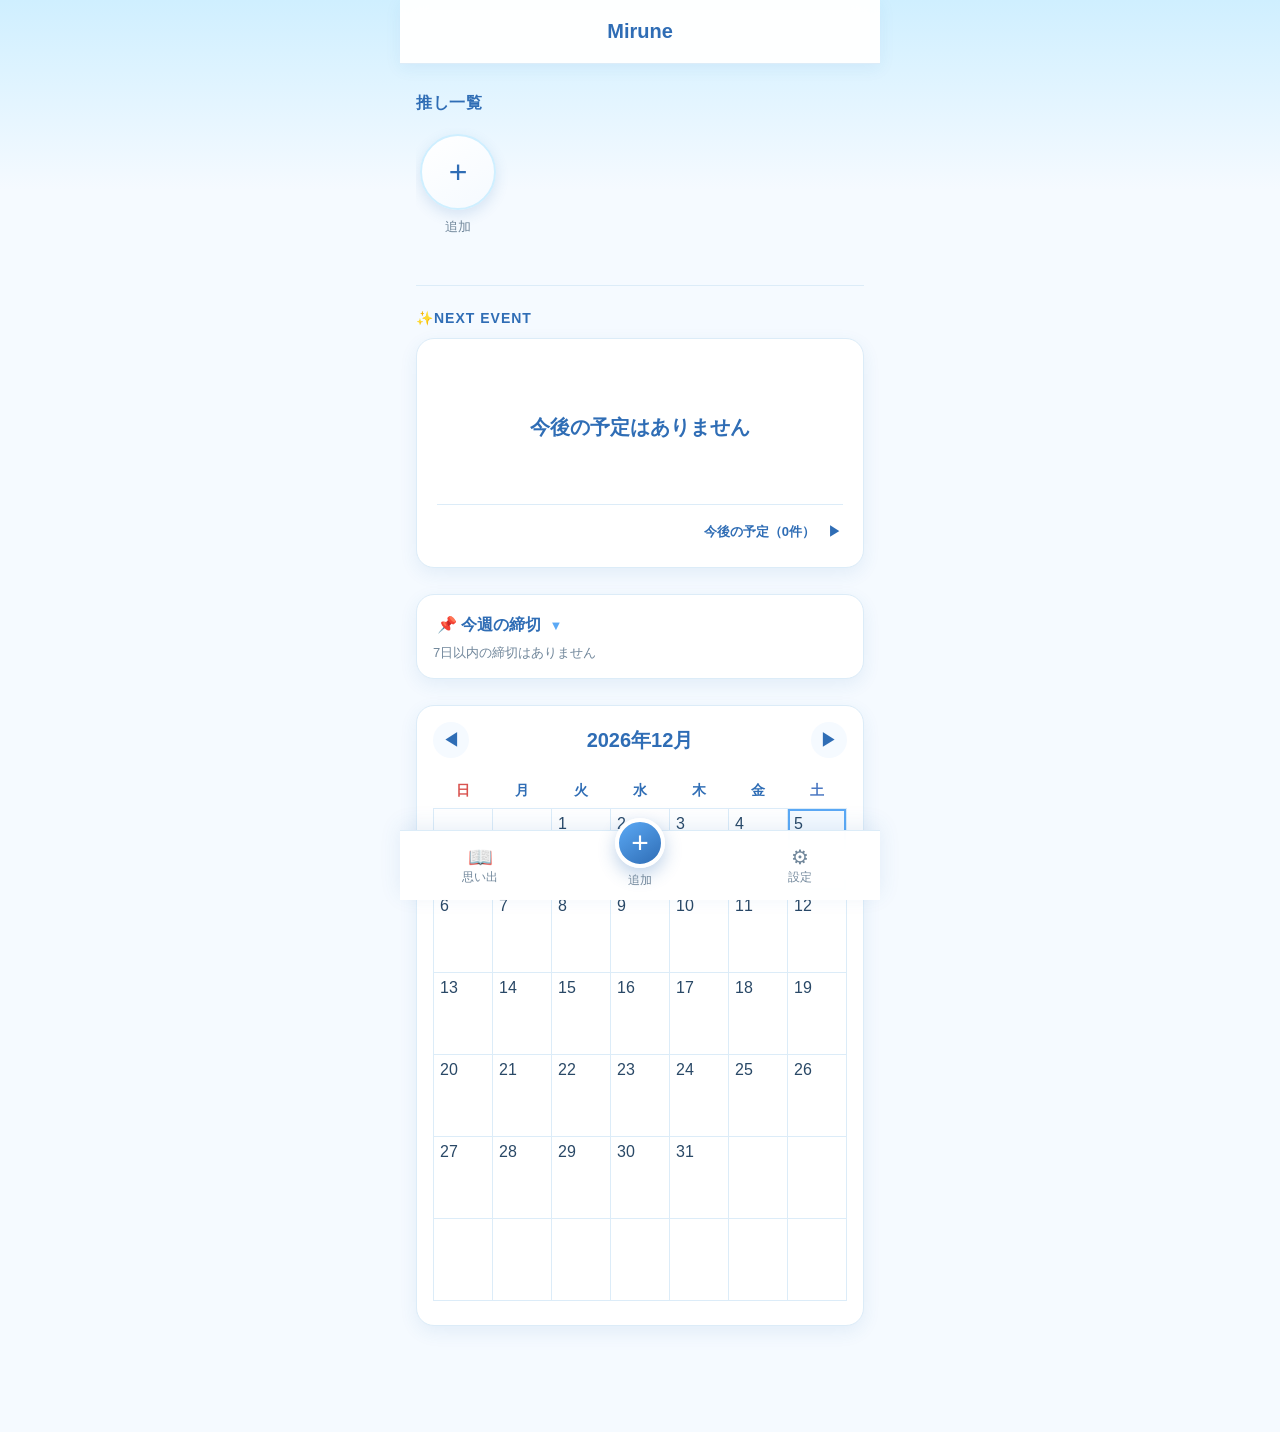
<file: index.html>
<!DOCTYPE html>
<html lang="ja">

<head>
    <meta charset="UTF-8">
    <meta name="viewport" content="width=device-width, initial-scale=1.0">

    <title>Mirune</title>

    <link rel="stylesheet" href="css/style.css">
    <link rel="stylesheet" href="css/home.css">
</head>

<body>
    <div class="container">

        <!--タイトル表示　「Mirune」-->

        <header class="page-header">
            <div class="header-space"></div>
            <h1 class="page-title">Mirune</h1>
            <div class="header-space"></div>

            <!--通知機能追加予定-->

        </header>

        <main class="page-main">
            <section class="oshi-section">
                <h2>推し一覧</h2>

                <!--推し一覧
                登録した推しを横スクロール形式で表示
                一番右側の＋ボタンから推しを追加可能
                -->

                <div class="oshi-list">

                    <!--推しカード-->
                
                    <!--追加カード-->
                    <!--推しを追加する画面に遷移予定-->

                    <div class="oshi-card add-card">
                        <button class="oshi-button add-button">+</button>
                        <p class="add-text">追加</p>
                    </div>
                </div>
            </section>

            <section class="memory-suggestion" hidden>

    <p class="memory-suggestion-text">
        過ぎた予定があります✨<br>
        思い出を残してみませんか？
    </p>

    <button
        class="memory-suggestion-button"
        type="button"
    >
        思い出を書く
    </button>

</section>

            <section class="next-event-section">
                <p class="next-event-label">✨NEXT EVENT</p>

                <!--選択中の推しの一番直近の予定を表示
                今後の予定（○件）▶を押すと選択中の推し関連の予定を一覧表示
                -->

                <div class="next-event-card">
                    <p class="event-type-label">🎤 LIVE</p>
                    <div class="next-event-info">
                        <p class="event-title">イベント名</p>
                        <p class="event-countdown">あと○日</p>
                        <p class="event-date">年月日　時間</p>
                        <p class="event-place"></p>
                    </div>

                    <hr>
                    
                    <button class="upcoming-button">
                        今後の予定　▶
                    </button>

                    <!--今後の予定一覧画面に遷移予定-->

                </div>
            </section>

            <section class="deadline-section">
                <button class="deadline-toggle">
                    <span>📌 今週の締切</span>
                    <span class="toggle-icon" aria-label="締切を折りたたむ">▼</span>
                </button>

                <!--全推し共通の７日以内の締切
                ▼ボタンで折り畳み可能にする予定
                -->

                <div class="deadline-list">
                    <div class="deadline-card">
                        <p class="deadline-day">あと○日</p>
                        <p class="deadline-oshi">推し名</p>
                        <p class="deadline-title">●●締切</p>
                    </div>
                </div>
            

            </section>

            <section class="calendar-section">
                <div class="calendar">
                    <div class="calendar-header">
                        <button class="prev-month">◀</button>

                        <span class="current-month">年月</span>

                        <button class="next-month">▶</button>

                    </div>

                    <div class="calendar-weekdays">
                        <div class="weekday sunday">日</div>
                        <div class="weekday">月</div>
                        <div class="weekday">火</div>
                        <div class="weekday">水</div>
                        <div class="weekday">木</div>
                        <div class="weekday">金</div>
                        <div class="weekday saturday">土</div>
                    </div>

                    <div class="calendar-days">

                        <!--JavaScriptで以下のようなHTMLを生成
                        イベントがある日はマークを表示
                        今日の日付を強調表示-->

                        <!--
                        <div class="day today has-event" data-date="2026-07-01">
                            <span class="day-number">1</span>
                        </div>
                        -->

                    </div>
                </div>
            </section>
        </main>

        <footer>
            <button class="footer-button memory">
                <span>📖</span>
                <p>思い出</p>
            </button>

            <button class="footer-button add">
                <span>+</span>
                <p>追加</p>
            </button>

            <button class="footer-button setting">
                <span>⚙</span>
                <p>設定</p>
            </button>

            <!--下部メニュー-->
        <!--Ver2.0
        <button class="footer-button calendar">
            <span>📅</span>
            <p>カレンダー</p>
        </button>
    
        <button class="footer-button diary">
            <span>📜</span>
            <p>日記</p>
        </button>
        -->

        </footer>

    </div>
    <script src="javascript/storage.js"></script>
    <script src="javascript/index.js"></script>

</body>

</html>
</file>
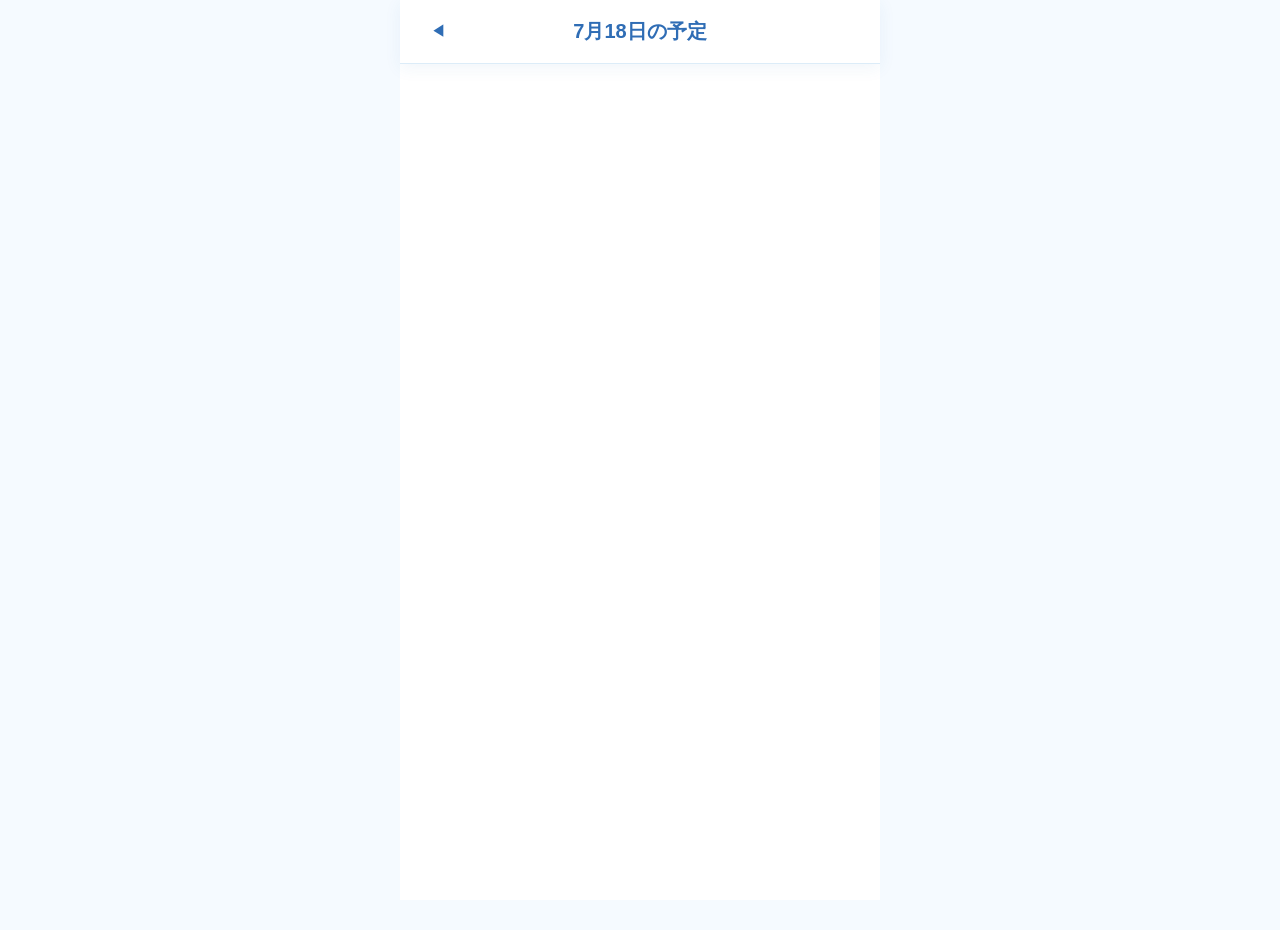
<file: day.html>
<!DOCTYPE html>
<html lang="ja">
<head>
    <meta charset="UTF-8">
    <meta name="viewport" content="width=device-width, initial-scale=1.0">

    <title>1日の予定</title>

    <link rel="stylesheet" href="css/style.css">
    <link rel="stylesheet" href="css/day.css">
</head>

<body>

    <div class="app">

        <header class="page-header">

            <button class="header-back-button" type="button">
                ◀
            </button>

            <h1 class="page-title">
                7月18日の予定
            </h1>
            <div class="header-space"></div>


        </header>

        <main class="page-main">

            <section class="day-event-list">

            </section>

        </main>

    </div>
<script src="javascript/storage.js"></script>
<script src="javascript/day.js"></script>


</body>
</html>
</file>
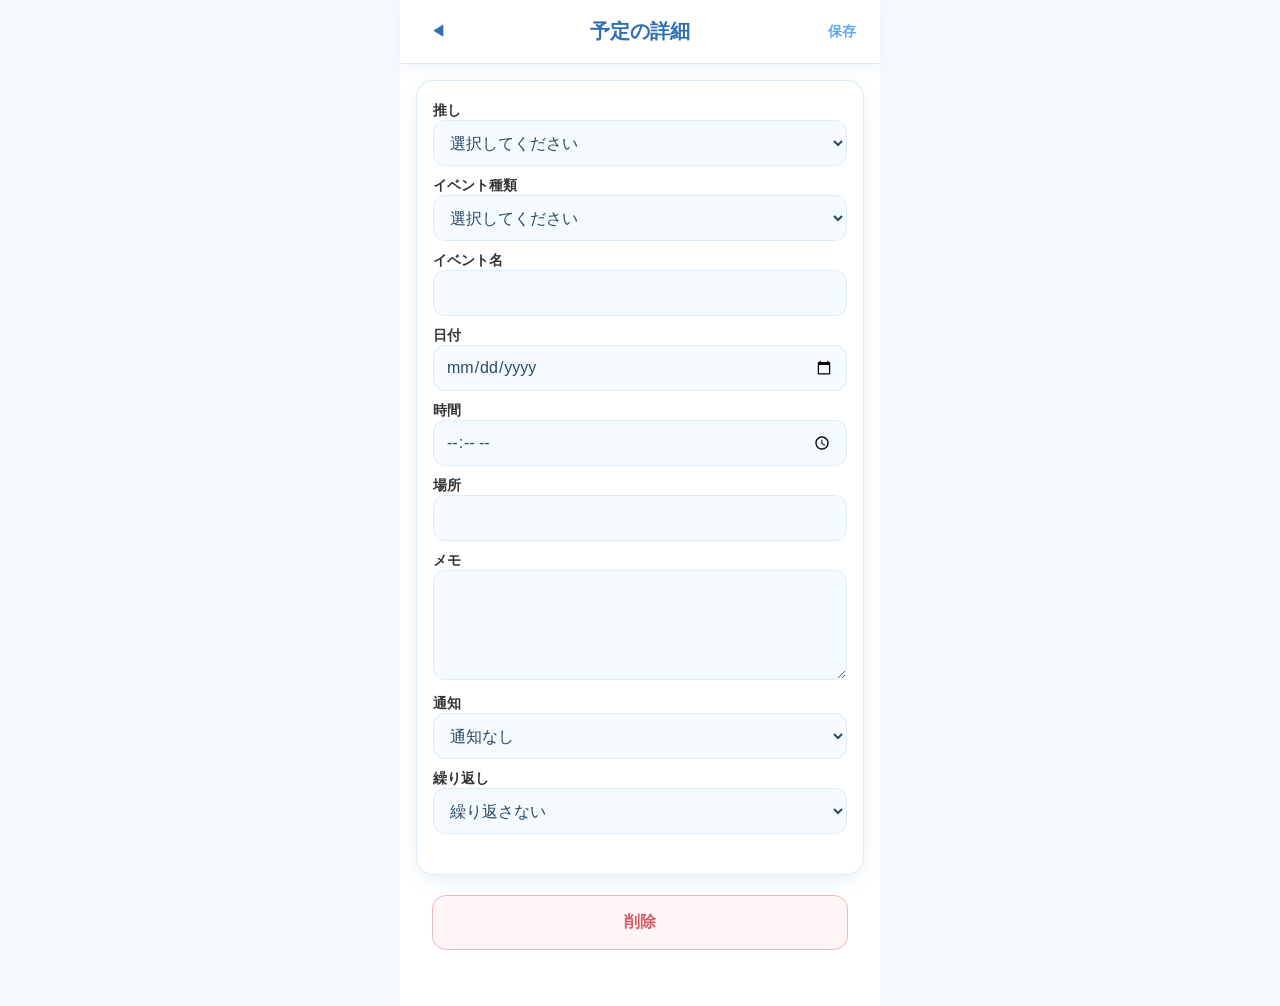
<file: detail.html>
<!DOCTYPE html>
<html lang="ja">
<head>
    <meta charset="UTF-8">
    <meta name="viewport" content="width=device-width, initial-scale=1.0">

    <title>予定の詳細</title>

    <link rel="stylesheet" href="css/style.css">
    <link rel="stylesheet" href="css/detail.css">
</head>

<body>

    <div class="app">

        <header class="page-header">

            <button class="header-back-button" type="button">
                ◀
            </button>

            <h1 class="page-title">
                予定の詳細
            </h1>

            <button class="header-save-button" type="submit" form="detail-form">
                保存
            </button>

        </header>

        <main class="page-main">

            <section class="detail-content">

    <form id="detail-form">

        <div class="form-group">
            <label for="oshi-name">推し</label>
            <select id="oshi-name" required>
                <option value="">選択してください</option>
            </select>
        </div>

        <div class="form-group">
            <label for="event-type">イベント種類</label>
            <select id="event-type" required>
                <option value="">選択してください</option>
                <option value="live">ライブ</option>
                <option value="media">メディア</option>
                <option value="stream">配信</option>
                <option value="release">CD・グッズ発売</option>
                <option value="deadline">応募締切</option>
                <option value="anniversary">記念日・誕生日</option>
                <option value="other">その他</option>
            </select>
        </div>

        <div class="form-group">
            <label for="event-name">イベント名</label>
            <input type="text" id="event-name">
        </div>

        <div class="event-datetime">

            <div class="form-group">
                <label for="event-date">日付</label>
                <input type="date" id="event-date" required>
            </div>

            <div class="form-group">
                <label for="event-time">時間</label>
                <input type="time" id="event-time">
            </div>

        </div>

        <div class="result-group">

            <div class="form-group">
                <label for="result-date">当落日</label>
                <input type="date" id="result-date">
            </div>

            <div class="form-group">
                <label for="result-time">当落時間</label>
                <input type="time" id="result-time">
            </div>

        </div>

        <div class="form-group">
            <label for="event-place">場所</label>
            <input type="text" id="event-place">
        </div>

        <div class="form-group">
            <label for="event-memo">メモ</label>
            <textarea id="event-memo"></textarea>
        </div>

        <div class="form-group">
            <label for="event-notification">通知</label>
            <select id="event-notification">
                <option value="none">通知なし</option>
                <option value="10-minutes">10分前</option>
                <option value="30-minutes">30分前</option>
                <option value="1-hour">1時間前</option>
                <option value="1-day">1日前</option>
            </select>
        </div>

        <div class="form-group">
            <label for="event-repeat">繰り返し</label>
            <select id="event-repeat">
                <option value="none">繰り返さない</option>
                <option value="daily">毎日</option>
                <option value="weekly">毎週</option>
                <option value="monthly">毎月</option>
                <option value="yearly">毎年</option>
            </select>
        </div>

    </form>

</section>

            <div class="detail-actions">
                <button class="delete-button" type="button">
                    削除
                </button>
            </div>

        </main>

    </div>

    <script src="javascript/storage.js"></script>
    <script src="javascript/detail.js"></script>

</body>
</html>
</file>
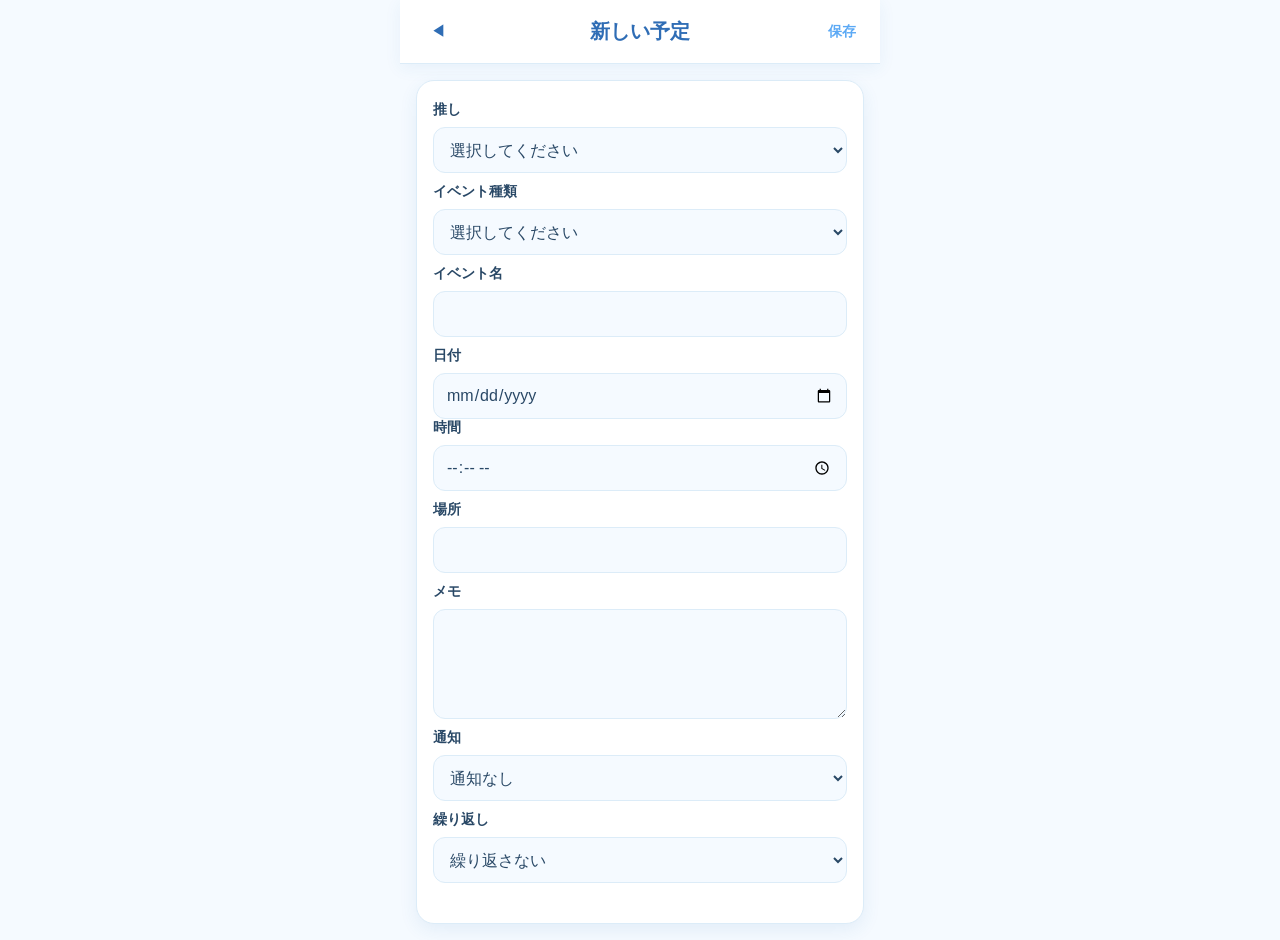
<file: event.html>
<!DOCTYPE html>
<html lang="ja">

<head>
    <meta charset="UTF-8">
    <meta name="viewport" content="width=device-width, initial-scale=1.0">

    <title>Mirune 予定を追加</title>

    <link rel="stylesheet" href="css/style.css">
    <link rel="stylesheet" href="css/event.css">
</head>

<body>
    <div class="container">

        <header class="page-header">
            <button class="header-back-button" type="button">
                ◀
            </button>

            <h1 class="page-title"> 
                新しい予定
            </h1>

            <button class="header-save-button" type="submit" form="event-form">
                保存
            </button>
        </header>

        <main class="page-main">
            <section class="event-form">
                <form id="event-form">
                    <!--推し-->
                    <div class="form-group">
                        <label for="oshi-name">推し</label>
                        <select  id="oshi-name" required>
                            <option value="">選択してください</option>
                        </select>
                    </div>

                    <!--イベント種類-->
                    <div class="form-group">
                        <label for="event-type">イベント種類</label>
                        <select  id="event-type" required>
                            <option value="">選択してください</option>
                            <option value="live">ライブ</option>
                            <option value="media">メディア</option>
                            <option value="stream">配信</option>
                            <option value="release">CD・グッズ発売</option>
                            <option value="deadline">応募締切</option>
                            <option value="anniversary">記念日・誕生日</option>
                            <option value="other">その他</option>
                        </select>
                    </div>

                    <!--イベント名-->
                    <div class="form-group">
                        <label for="event-name">イベント名</label>
                        <input type="text" id="event-name">
                    </div>

                    <!--イベント日時-->
                    <div class="event-datetime">
                        <!--日付-->
                        <div class="form-group">
                            <label for="event-date">日付</label>
                            <input type="date" id="event-date" required>
                        </div>

                        <!--時間-->
                        <div class="form-group">
                            <label for="event-time">時間</label>
                            <input type="time" id="event-time">
                        </div>
                    </div>

                    <!--当落日時（応募締切のみ表示）-->
                    <div class="result-group">
                        <!--当落日-->
                        <div class="form-group">
                            <label for="result-date">当落日</label>
                            <input type="date" id="result-date">
                        </div>

                        <!--当落時間-->
                        <div class="form-group">
                            <label for="result-time">当落時間</label>
                            <input type="time" id="result-time">
                        </div>
                    </div>
                    

                    <!--場所-->
                    <div class="form-group">
                        <label for="event-place">場所</label>
                        <input type="text" id="event-place">
                    </div>

                    <!--メモ-->
                    <div class="form-group">
                        <label for="event-memo">メモ</label>
                        <textarea id="event-memo"></textarea>
                    </div>

                    <!--通知-->
                    <div class="form-group">
                        <label for="event-notification">通知</label>
                        <select  id="event-notification">
                            <option value="none">通知なし</option>
                            <option value="10-minutes">10分前</option>
                            <option value="30-minutes">30分前</option>
                            <option value="1-hour">1時間前</option>
                            <option value="1-day">1日前</option>
                        </select>
                    </div>

                    <!--繰り返し-->
                    <div class="form-group">
                        <label for="event-repeat">繰り返し</label>
                        <select  id="event-repeat">
                            <option value="none">繰り返さない</option>
                            <option value="daily">毎日</option>
                            <option value="weekly">毎週</option>
                            <option value="monthly">毎月</option>
                            <option value="yearly">毎年</option>
                        </select>
                    </div>
                </form>
            </section>
        </main>
    </div>
    <script src="javascript/storage.js"></script>
    <script src="javascript/event.js"></script>
</body>

</html
</file>
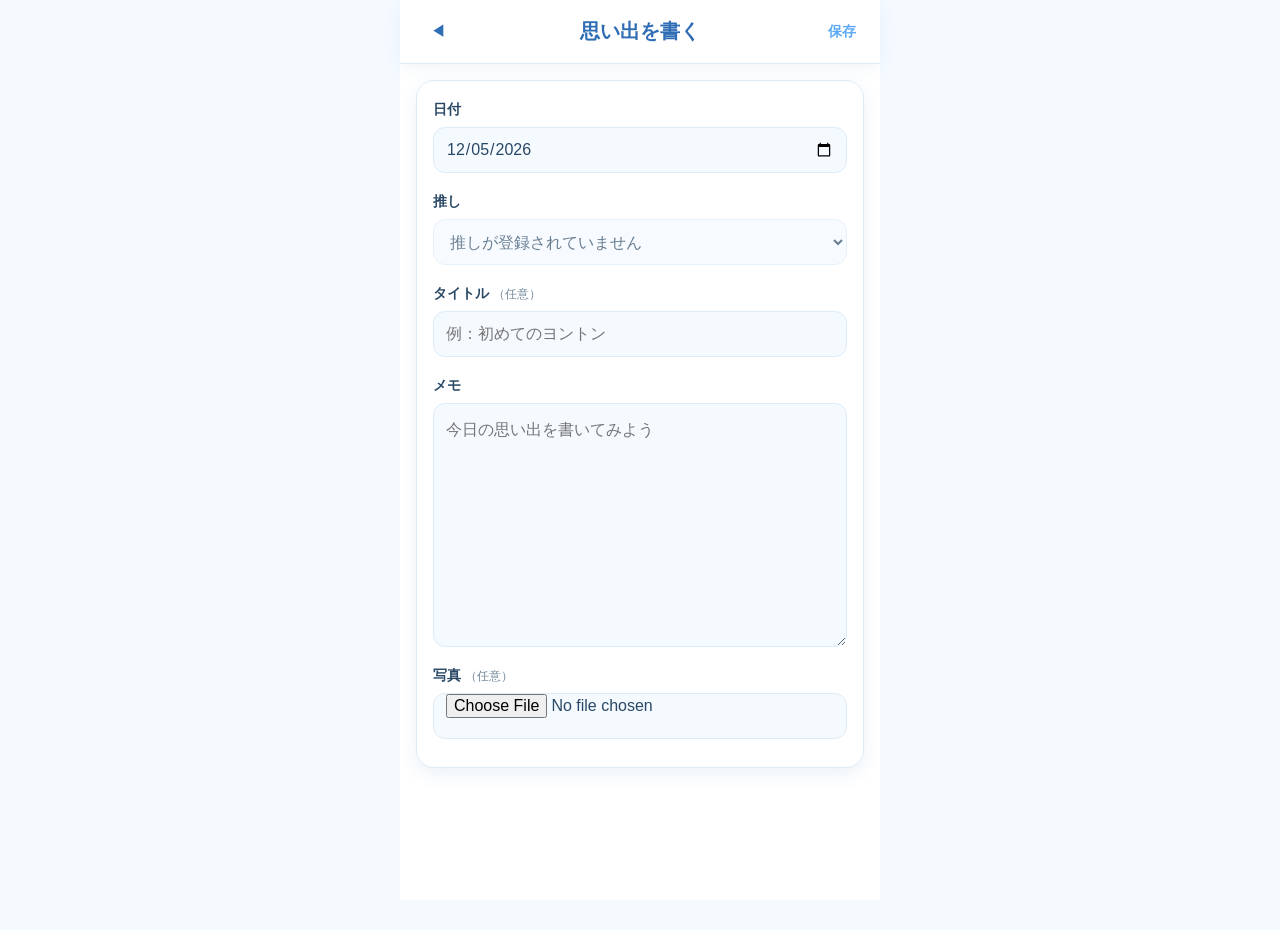
<file: memory-add.html>
<!DOCTYPE html>
<html lang="ja">

<head>
    <meta charset="UTF-8">

    <meta
        name="viewport"
        content="width=device-width, initial-scale=1.0"
    >

    <title>思い出を書く｜Mirune</title>

    <link rel="stylesheet" href="css/style.css">
    <link rel="stylesheet" href="css/memory-add.css">
</head>

<body>

    <div class="app-container">

        <header class="page-header">

            <button
                class="header-back-button"
                type="button"
                aria-label="戻る"
            >
                ◀
            </button>

            <h1 class="page-title">思い出を書く</h1>

            <button class="header-save-button" type="submit" form="memory-add-form">
                保存
            </button>

        </header>

        <main class="page-main">
         <div class="memory-add-card">

            <form id="memory-add-form">

                <div class="form-group">

                    <label for="memory-date">
                        日付
                    </label>

                    <input
                        type="date"
                        id="memory-date"
                        required
                    >

                </div>

                <div class="form-group">

                    <label for="memory-oshi">
                        推し
                    </label>

                    <select
                        id="memory-oshi"
                        required
                    >
                    </select>

                </div>

                <div class="form-group">

                    <label for="memory-title">
                        タイトル
                        <span>（任意）</span>
                    </label>

                    <input
                        type="text"
                        id="memory-title"
                        placeholder="例：初めてのヨントン"
                    >

                </div>

                <div class="form-group">

                    <label for="memory-text">
                        メモ
                    </label>

                    <textarea
                        id="memory-text"
                        rows="8"
                        placeholder="今日の思い出を書いてみよう"
                        required
                    ></textarea>

                </div>

                <div class="form-group">

    <label for="memory-image">
        写真
        <span>（任意）</span>
    </label>

    <input
        type="file"
        id="memory-image"
        accept="image/*"
    >

</div>

<div
    class="image-preview-area"
    id="image-preview-area"
    hidden
>

    <p class="preview-label">
        選択中の写真
    </p>

    <img
        id="image-preview"
        alt="写真プレビュー"
    >

</div>

            </form>
         </div>

        </main>

    </div>

    <script src="javascript/memory-add.js"></script>

</body>

</html>
</file>
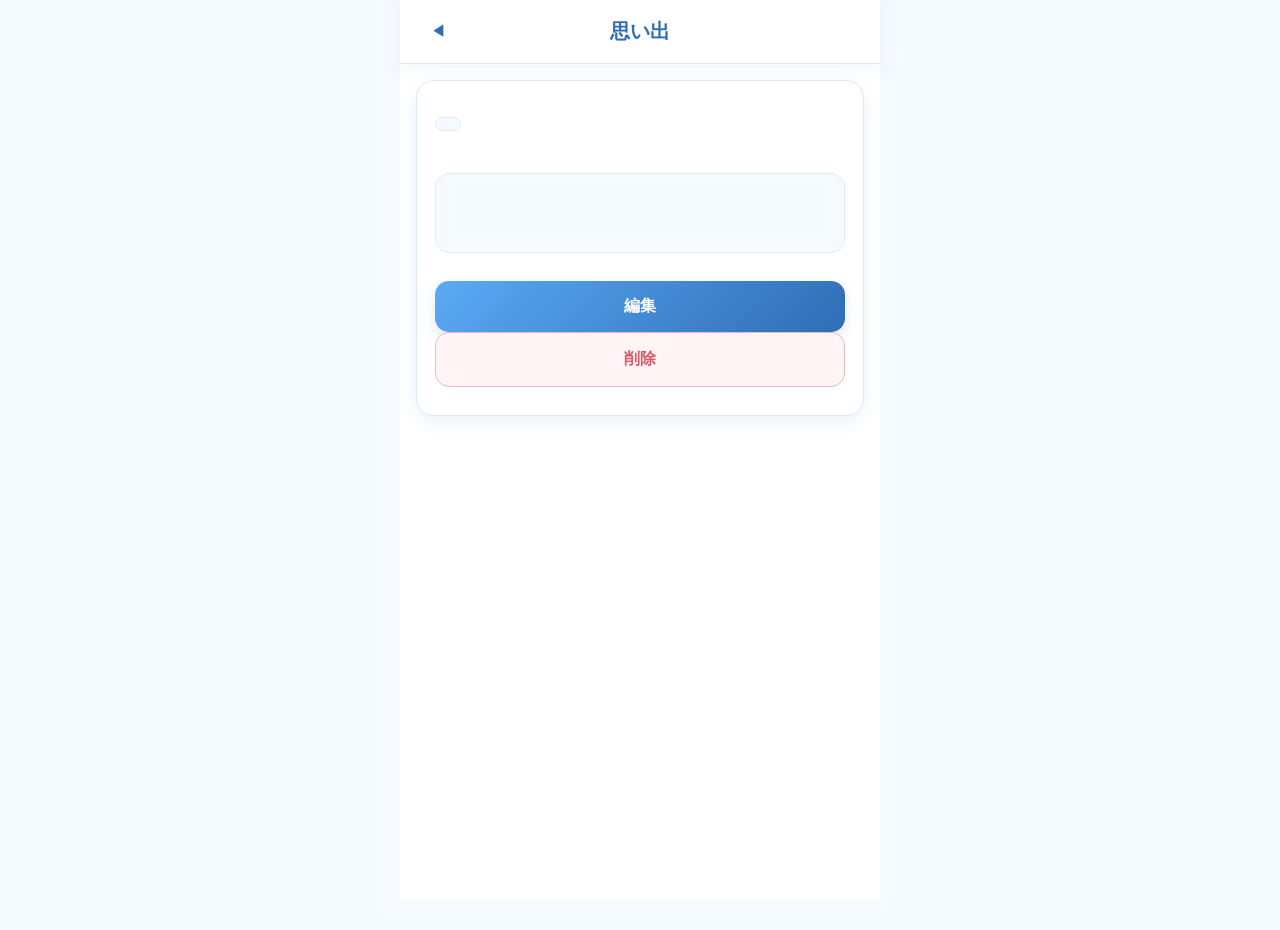
<file: memory-detail.html>
<!DOCTYPE html>
<html lang="ja">

<head>
    <meta charset="UTF-8">
    <meta name="viewport"
        content="width=device-width, initial-scale=1.0">

    <title>思い出</title>

    <link rel="stylesheet" href="css/style.css">
    <link rel="stylesheet" href="css/memory-detail.css">
</head>

<body>

<div class="app-container">

    <header class="page-header">

        <button class="header-back-button" type="button">
            ◀
        </button>

        <h1 class="page-title">思い出</h1>

        <div class="header-space"></div>

    </header>

    <main class="page-main">

        <div class="memory-detail-card">

            <p class="memory-date"></p>

            <p class="memory-oshi"></p>

            <h2 class="memory-title"></h2>

            <img
                class="memory-image"
                alt="思い出の写真"
                hidden
            >

            <p class="memory-text"></p>

            <button class="edit-button">
                編集
            </button>

            <button
                class="delete-button"
                type="button"
            >
                削除
            </button>

        </div>

    </main>

</div>

<script src="javascript/memory-detail.js"></script>

</body>
</html>
</file>
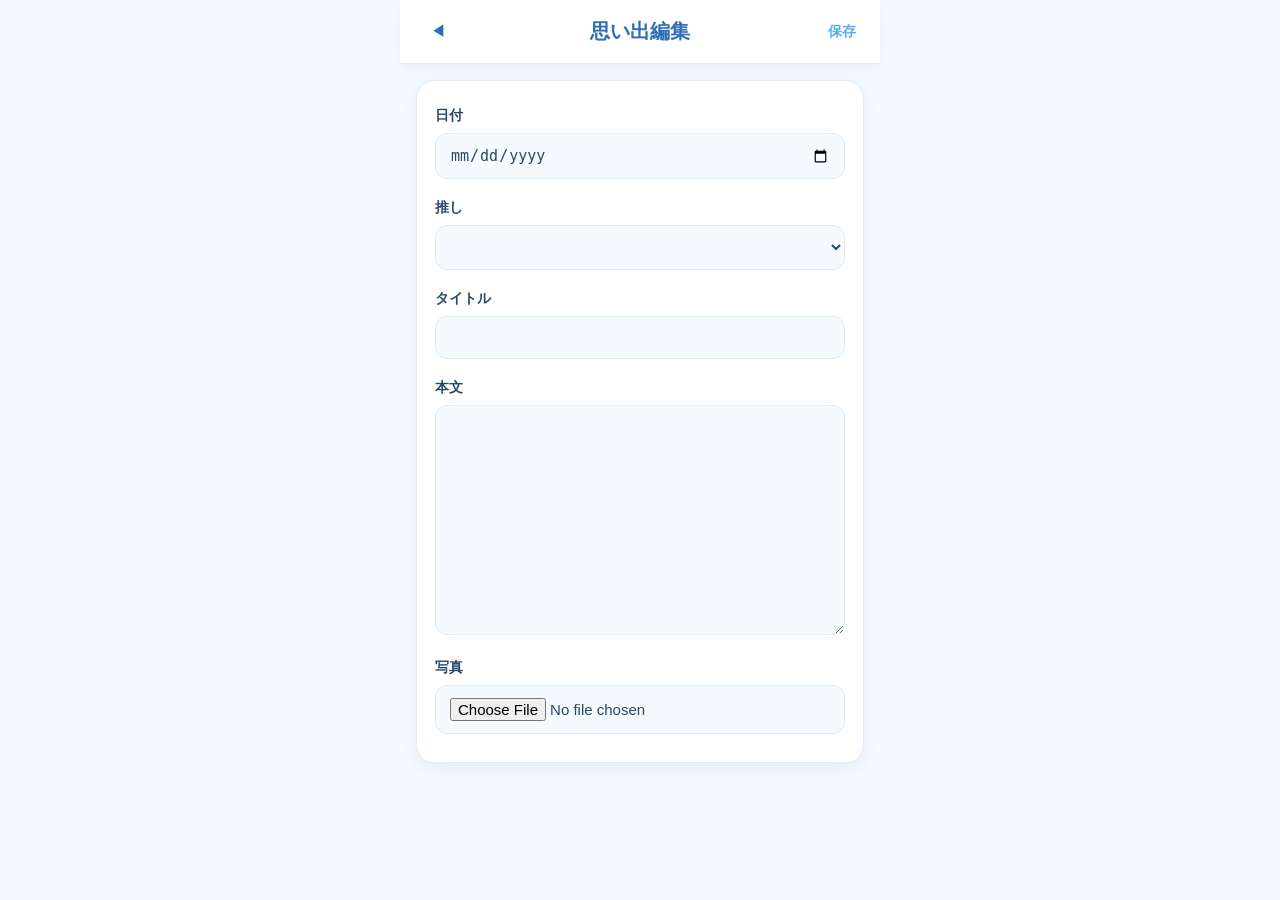
<file: memory-edit.html>
<!DOCTYPE html>
<html lang="ja">

<head>

    <meta charset="UTF-8">

    <meta
        name="viewport"
        content="width=device-width, initial-scale=1.0"
    >

    <title>思い出編集</title>

    <link rel="stylesheet" href="css/style.css">
    <link rel="stylesheet" href="css/memory-edit.css">

</head>

<body>

<div class="container">

        <header class="page-header">

            <button
                class="header-back-button"
                type="button"
            >
                ◀
            </button>

            <h1 class="page-title">
                思い出編集
            </h1>

            <button
            class="header-save-button"
            type="button"
            id="save-button"
            >
                保存
            </button>

        </header>

        <main class="page-main">

            <div class="memory-edit-form">

                <form id="memory-edit-form">

                    <div class="form-group">

                        <label for="memory-date">
                            日付
                        </label>

                        <input
                            type="date"
                            id="memory-date"
                        >

                    </div>

                    <div class="form-group">

                        <label for="memory-oshi">
                            推し
                        </label>

                        <select id="memory-oshi">
                        </select>

                    </div>

                    <div class="form-group">

                        <label for="memory-title">
                            タイトル
                        </label>

                        <input
                            type="text"
                            id="memory-title"
                        >

                    </div>

                    <div class="form-group">

                        <label for="memory-text">
                            本文
                        </label>

                        <textarea
                            id="memory-text"
                            rows="8"
                        ></textarea>

                    </div>

                    <div class="form-group">

        <label for="memory-image">
            写真
        </label>

        <input
            type="file"
            id="memory-image"
            accept="image/*"
    >

</div>

<div
    class="image-preview-area"
    id="image-preview-area"
    hidden
>

    <p class="preview-label">
        選択中の写真
    </p>

    <img
        id="image-preview"
        alt="写真プレビュー"
    >

    <button
        class="delete-image-button"
        type="button"
        id="delete-image-button"
    >
        この写真を削除
    </button>

</div>
            </form>

        </div>

    </main>

</div>

<script src="javascript/memory-edit.js"></script>

</body>

</html>
</file>
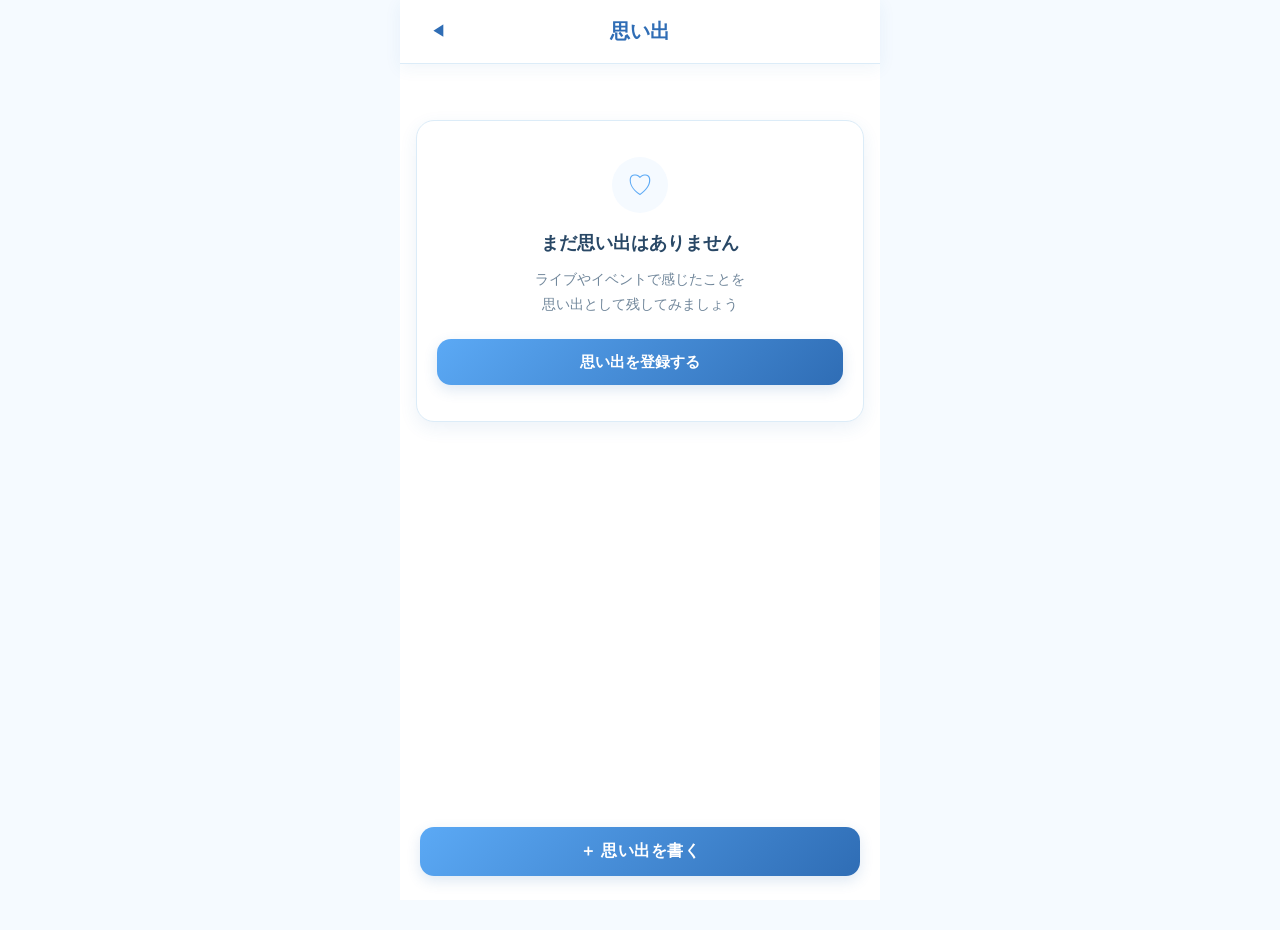
<file: memory.html>
<!DOCTYPE html>
<html lang="ja">

<head>
    <meta charset="UTF-8">
    <meta
        name="viewport"
        content="width=device-width, initial-scale=1.0"
    >

    <title>思い出｜Mirune</title>

    <link rel="stylesheet" href="css/style.css">
    <link rel="stylesheet" href="css/memory.css">
</head>

<body>

    <div class="app-container">

        <header class="page-header">

            <button
                class="header-back-button"
                type="button"
                aria-label="戻る"
            >
                ◀
            </button>

            <h1 class="page-title">思い出</h1>

            <div class="header-space"></div>

        </header>

        <main class="page-main">

            <section class="memory-list">

            </section>

        </main>

        <button
            class="add-memory-button"
            type="button"
        >
            ＋ 思い出を書く
        </button>

    </div>

    <script src="javascript/memory.js"></script>

</body>

</html>
</file>
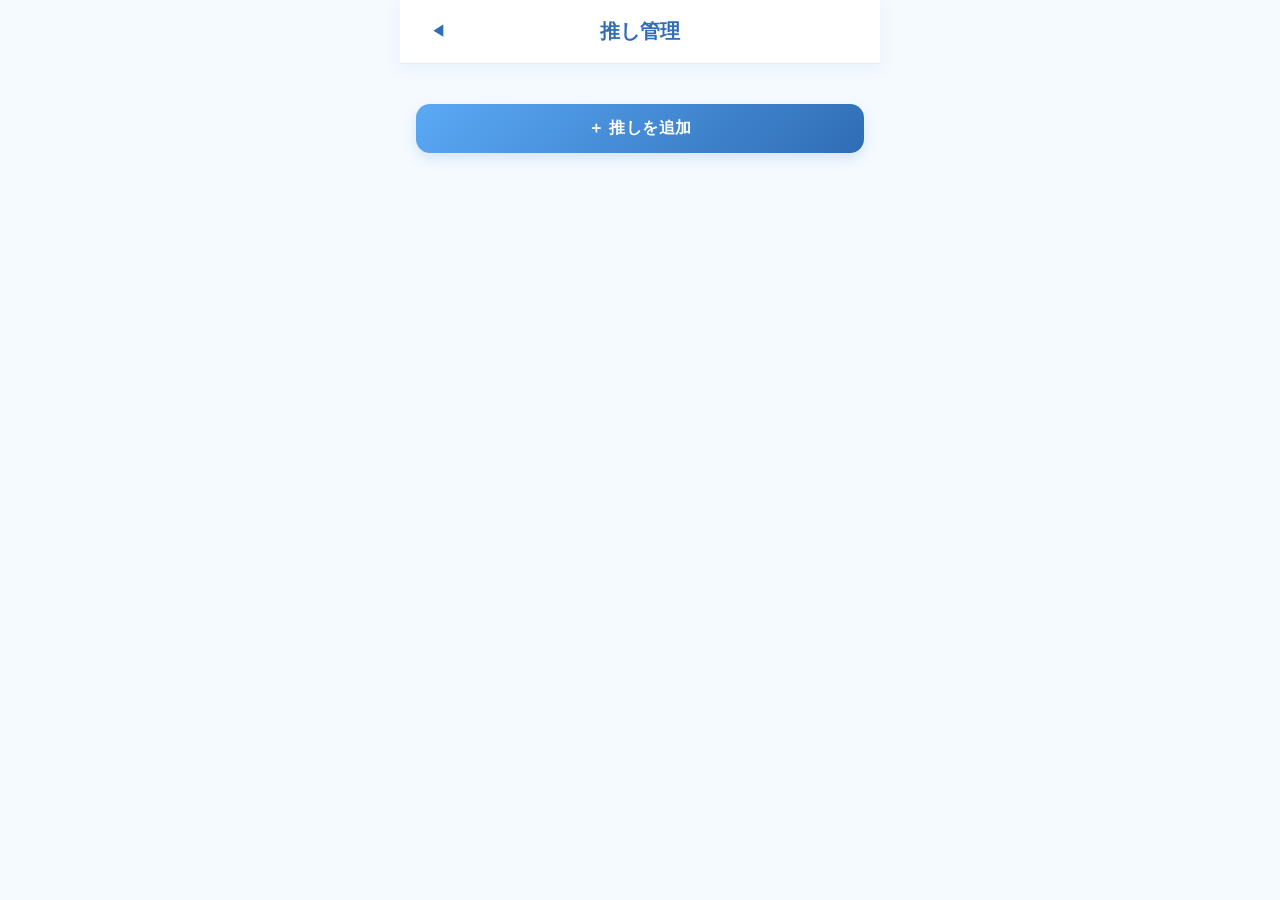
<file: oshi-management.html>
<!DOCTYPE html>
<html lang="ja">

<head>

    <meta charset="UTF-8">
    <meta name="viewport"
        content="width=device-width, initial-scale=1.0">

    <title>推し管理 | Mirune</title>

    <link rel="stylesheet" href="css/style.css">
    <link rel="stylesheet" href="css/oshi-management.css">

</head>

<body>
    <div class="container">

        <header class="page-header">

            <button class="header-back-button" type="button">
                ◀
            </button>
            <h1 class="page-title">推し管理</h1>
            <div class="header-space"></div>

        </header>

        <main class="page-main">

            <div id="oshi-list">

            </div>

            <button id="add-oshi-button">

                ＋ 推しを追加

            </button>

        </main>
    </div>

    <script src="javascript/storage.js"></script>
    <script src="javascript/oshi-management.js"></script>

</body>

</html>
</file>
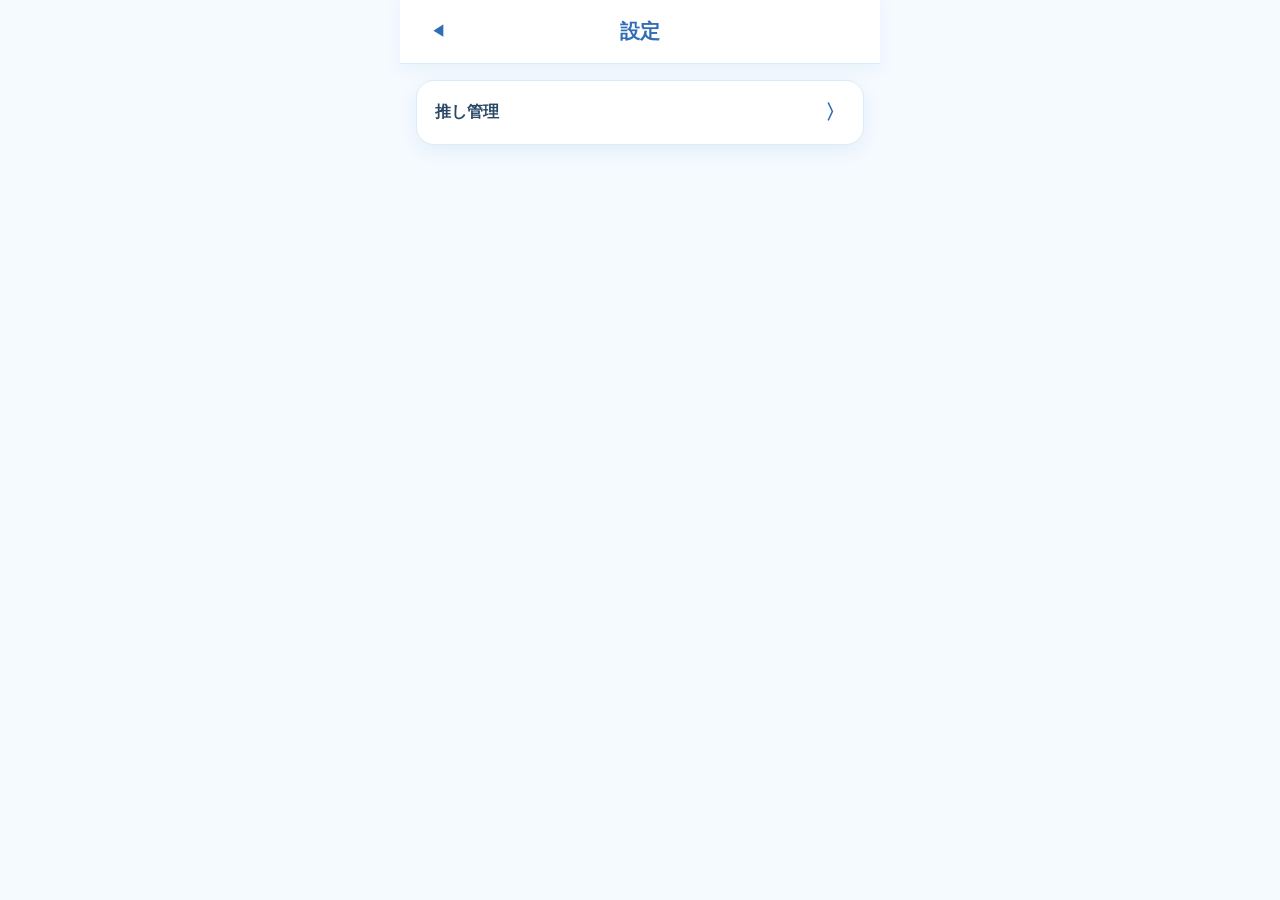
<file: setting.html>
<!DOCTYPE html>
<html lang="ja">

<head>
    <meta charset="UTF-8">
    <meta name="viewport" content="width=device-width, initial-scale=1.0">
    <title>設定 | Mirune</title>

    <link rel="stylesheet" href="css/style.css">
    <link rel="stylesheet" href="css/setting.css">
</head>

<body>
    
    <div class="container">

        <header class="page-header">

            <button class="header-back-button" type="button">
                ◀
            </button>
            <h1 class="page-title">設定</h1>
            <div class="header-space"></div>

        </header>

        <main class="page-main">

            <button class="setting-item" id="oshi-management-button">
                <span>推し管理</span>
                <span class="setting-arrow">〉</span>
            </button>

        </main>
    </div>

    <script src="javascript/setting.js"></script>

</body>

</html>
</file>
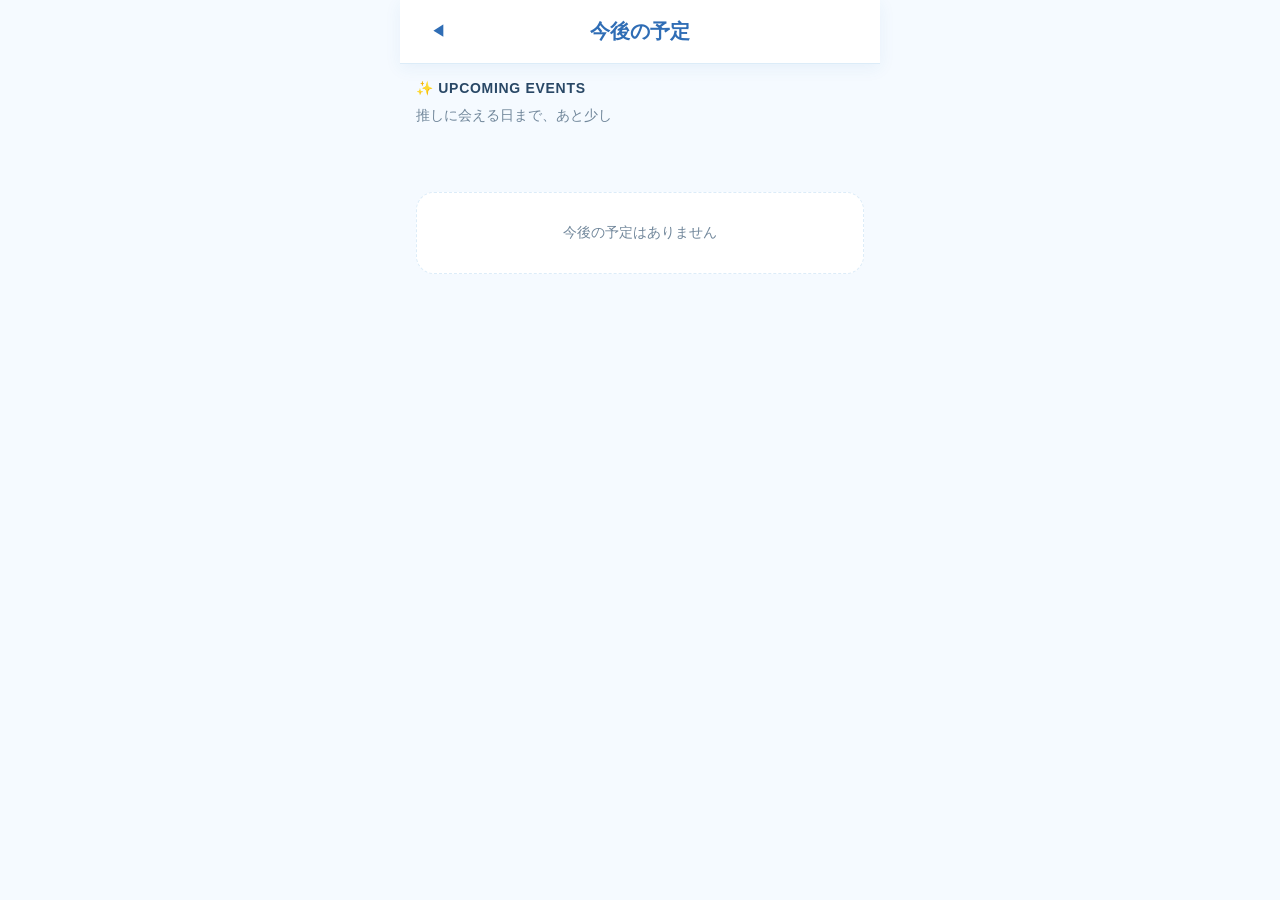
<file: upcoming.html>
<!DOCTYPE html>
<html lang="ja">
<head>
    <meta charset="UTF-8">
    <meta name="viewport" content="width=device-width, initial-scale=1.0">

    <title>今後の予定</title>

    <link rel="stylesheet" href="css/style.css">
    <link rel="stylesheet" href="css/upcoming.css">
</head>

<body>

    <div class="container">

        <header class="page-header">
            <button class="header-back-button">◀</button>
            <h1 class="page-title">今後の予定</h1>
            <div class="header-space"></div>
        </header>

        <main class="page-main">

            <section class="upcoming-hero">
                <p class="upcoming-label">✨ UPCOMING EVENTS</p>
                <p class="upcoming-message">
                    推しに会える日まで、あと少し
                </p>
            </section>

            <section class="upcoming-list">
                <!-- JavaScriptで予定カードを表示 -->
            </section>

        </main>

    </div>

    <script src="javascript/storage.js"></script>
    <script src="javascript/upcoming.js"></script>

</body>
</html>
</file>
<file: css/style.css>
/*共通設定*/

* {
    box-sizing: border-box;
}

:root {
    --bg: #ffffff;
    --sub-bg: #f5faff;

    --main: #5ba9f5;
    --main-dark: #2f6db5;

    --light-blue: #cfefff;

    --card: #ffffff;

    --text: #294866;
    --sub-text: #71879b;

    --border: #dcecf8;

    --card-radius: 18px;
    --small-radius: 12px;

    --card-shadow:
        0 6px 18px rgba(47,109,181,.09);

    --button-shadow:
        0 5px 14px rgba(47,109,181,.16);
}

html{
    background: var(--sub-bg);
}

body{
    margin:0;

    color:var(--text);

    font-family:
        -apple-system,
        BlinkMacSystemFont,
        "Segoe UI",
        "Hiragino Sans",
        "Yu Gothic",
        sans-serif;
}

button{
    font:inherit;
    color:inherit;
}

img{
    display:block;
    max-width:100%;
}

a{
    color:inherit;
    text-decoration:none;
}

/*コンテナ*/

.container{
    width: 100%;
    max-width: 480px;
    margin: 0 auto;

    background-color: transparent;
}

/*共通レイアウト*/
/*ヘッダー*/

.page-header{
    display:grid;
    grid-template-columns:44px 1fr 44px;
    align-items:center;

    height:64px;
    padding:0 16px;

    background:rgba(255,255,255,.96);
    border-bottom:1px solid var(--border);
    box-shadow:0 4px 16px rgba(47,109,181,.07);

    backdrop-filter:blur(12px);
    -webkit-backdrop-filter:blur(12px);
}

/*タイトル*/

.page-title{
    margin:0;

    color:var(--main-dark);
    font-size:20px;
    font-weight:700;

    text-align:center;
    white-space:nowrap;
}

/*戻るボタン*/

.header-back-button{
    width:44px;
    height:40px;

    border:none;
    border-radius:10px;
    background:none;

    color:var(--main-dark);

    font-size:14px;
    font-weight:600;

    cursor:pointer;
}

.header-back-button:active{
    transform:scale(.95);
}

/*保存ボタン*/

.header-save-button{
    width:44px;
    height:40px;

    border:none;
    border-radius:10px;
    background:none;

    color:var(--main);

    font-size:14px;
    font-weight:700;

    cursor:pointer;
}

.header-save-button:active{
    transform:scale(.95);
}

.header-space{
    width:44px;
    height:40px;
}

/* 共通メイン */

.page-main {
    padding: 16px;
}
</file>
<file: css/home.css>
/*ボディ*/

body {
    padding-bottom: 90px;

    background:
        linear-gradient(
            180deg,
            var(--light-blue) 0,
            var(--sub-bg) 190px,
            var(--sub-bg) 100%
        );
}

section {
    margin-bottom: 26px;
}

section:last-child{
    margin-bottom: 0;
}

/*各タイトル*/

.oshi-section h2,
.deadline-section h2,
.next-event-section h2 {
    margin-bottom: 14px;
    font-size: 16px;
    font-weight: 700;
    letter-spacing: 0.5px;

    color: var(--main-dark);
}

/*推し一覧*/

.oshi-list {
    display: flex;
    gap: 16px;
    overflow-x: auto;
    padding: 6px 2px 10px;

    scrollbar-width: none;
}

.oshi-list::-webkit-scrollbar {
    display: none;
}

.oshi-card {
    flex: 0 0 80px;

    display: flex;
    flex-direction: column;
    align-items: center;

    text-align: center;
}

.oshi-button,
.add-button {
    width: 76px;
    height: 76px;
    padding: 0;

    border-radius: 50%;
    cursor: pointer;

    transition:
        transform 0.2s ease,
        box-shadow 0.2s ease,
        border-color 0.2s ease;
}

.oshi-button{
    overflow: hidden;

    border: 3px solid var(--card);
    background-color: var(--card);
    box-shadow: var(--button-shadow);
}

.add-button {
    display: flex;
    justify-content: center;
    align-items: center;

    border: 2px solid var(--light-blue);

    background:
        linear-gradient(
            145deg,
            var(--card),
            var(--sub-bg)
        );

    color: var(--main-dark);

    font-size: 32px;
    font-weight: 400;

    box-shadow: var(--button-shadow);
}

.oshi-button:active,
.add-button:active{
    transform: scale(0.95);
}

.oshi-image{
    display: block;
    width: 100%;
    height: 100%;

    border-radius: 50%;
    object-fit: cover;
}

.oshi-name,
.add-text {
    width: 100%;
    margin-top: 8px;
    font-size: 13px;
    font-weight: 500;
    text-align: center;

    white-space: pre-line;
    color: var(--sub-text);
}

/*追加*/
.oshi-name.selected{
    color: var(--main-dark);
    border-bottom: 2px solid var(--main);
}

/* 過ぎた予定のお知らせ */

.memory-suggestion {
    display: flex;
    align-items: center;
    justify-content: space-between;
    gap: 12px;

    margin-bottom: 24px;
    padding: 12px 14px;

    border: 1px solid var(--border);
    border-radius: var(--small-radius);

    background-color: rgba(255, 255, 255, 0.82);
    box-shadow:
        0 4px 14px rgba(47, 109, 181, 0.06);
}

.memory-suggestion[hidden] {
    display: none;
}

.memory-suggestion-text {
    flex: 1;

    margin: 0;

    color: var(--sub-text);

    font-size: 13px;
    line-height: 1.6;
}

.memory-suggestion-button {
    flex-shrink: 0;

    min-height: 36px;
    padding: 0 14px;

    border: 1px solid var(--main);
    border-radius: 10px;

    background-color: var(--card);
    color: var(--main-dark);

    font-size: 13px;
    font-weight: 700;

    white-space: nowrap;
    cursor: pointer;

    transition:
        background-color 0.2s ease,
        transform 0.2s ease;
}

.memory-suggestion-button:active {
    transform: scale(0.97);
}

/*次の予定*/

.next-event-section {
    padding-top: 10px;
    border-top: 1px solid var(--border);
}

.next-event-label {
    margin-bottom: 12px;

    color: var(--main-dark);
    font-size: 14px;
    font-weight: 800;
    letter-spacing: 1px;
}

.next-event-card {
    width: 100%;
    min-height: 230px;
    display: flex;
    flex-direction: column;
    align-items: center;

    padding: 20px;
    border-radius: var(--card-radius);
    border: 1px solid var(--border);
    background-color: var(--card);
    box-shadow: var(--card-shadow);
}

.event-type-label {
    align-self: flex-start;

    margin: 0 0 24px;

    border-radius: 999px;
    background-color: var(--sub-bg);
    color: var(--main-dark);

    font-size: 13px;
    font-weight: 800;
    letter-spacing: 1px;
}

.next-event-info {
    flex: 1;

    display: flex;
    flex-direction: column;
    align-items: center;
    justify-content: center;
}

.event-title {
    margin: 0 0 12px;
    font-size: 20px;
    font-weight: 700;

    color: var(--main-dark);

    text-align: center;
}

.event-countdown {
    margin: 0 0 12px;

    color: var(--main);

    font-size: 32px;
    font-weight: 800;
    text-align: center;
}

.event-date {
    margin: 0;
    font-size: 14px;
    color: var(--sub-text);
    text-align: center;
}

.event-place {
    margin: 8px 0 0;
    font-size: 13px;
    color: var(--sub-text);
    text-align: center;
}

.next-event-card hr {
    width: 100%;
    margin: 0 0 12px;
    border: none;
    border-top: 1px solid var(--border);
}

.upcoming-button {
    width: 100%;
    text-align: right;
    font-size: 13px;
    font-weight: 600;
    color: var(--main-dark);

    padding: 6px 2px;

    border: none;
    background: none;

    cursor: pointer;
    transition:
        color 0.2s ease,
        transform 0.2s ease;
}

.upcoming-button:active {
    transform: scale(0.97);
}



/*締切*/

.deadline-section {
    padding: 16px;

    border: 1px solid var(--border);
    border-radius: var(--card-radius);
    background-color: var(--card);
    box-shadow: var(--card-shadow);
}

.deadline-toggle {
    width: 100%;

    font-weight: 700;

    display: flex;
    align-items: center;
    gap: 8px;

    border: none;
    background: none;
    cursor: pointer;

    color: var(--main-dark);

    padding: 4px;

    transition:
        color 0.2s ease,
        transform 0.2s ease;
}

.toggle-icon {
    color: var(--main);
    font-size: 13px;
}

.deadline-list {
    display: flex;
    flex-direction: column;
    gap: 8px;
}

.deadline-card {
    display: grid;
    grid-template-columns: 70px auto 1fr;
    align-items: center;
    gap: 10px;

    padding: 10px 12px;

    border: 1px solid var(--border);
    border-radius: var(--small-radius);
    background-color: var(--sub-bg);
}

.deadline-day {
    margin: 0;
    font-size: 15px;
    font-weight: 800;
    color: var(--main-dark);
}

.deadline-oshi {
    margin: 0;
    color: var(--main-dark);

    font-size: 13px;
    font-weight: 700;
}

.deadline-title{
    margin: 0;
    color: var(--text);
    font-size: 13px;
}

.deadline-empty {
    margin: 4px 0 0;

    font-size: 13px;
    color: var(--sub-text);
}

/*カレンダー*/

.calendar {
    width: 100%;
    padding: 16px 16px 24px;

    border: 1px solid var(--border);
    border-radius: var(--card-radius);
    background-color: var(--card);
    box-shadow: var(--card-shadow);
}

.calendar-header {
    display: flex;
    align-items: center;
    justify-content: space-between;
    margin-bottom: 16px;
}

.current-month {
    color: var(--main-dark);

    font-size: 20px;
    font-weight: 800;
}

.prev-month,
.next-month {
    width: 36px;
    height: 36px;

    display: flex;
    justify-content: center;
    align-items: center;

    background-color: var(--sub-bg);
    color: var(--main-dark);
    font-size: 18px;

    border: none;
    border-radius: 50%;
    cursor: pointer;

    transition:
        background-color 0.2s ease,
        transform 0.2s ease;
}

.prev-month:active,
.next-month:active{
    transform: scale(0.95);
}

.calendar-weekdays,
.calendar-days {
    display: grid;
    grid-template-columns: repeat(7, 1fr);
}

.weekday {
    padding: 8px 0;
    text-align: center;
    font-size: 14px;
    font-weight: 700;

    color: var(--main-dark);
}

.sunday {
    color: #d9534f;
}

.saturday {
    color: #4b78c2;
}

.calendar-days {
    width: 100%;
    height: auto;

    display: grid;
    grid-template-columns: repeat(7, minmax(0,1fr));
    grid-template-rows: repeat(6, 82px);

    overflow: hidden;

    border-top: 1px solid var(--border);
    border-left: 1px solid var(--border);
}

.day{
    width: 100%;
    height: 82px;
    padding: 6px;
    box-sizing: border-box;

    min-width: 0;
    overflow: hidden;

    display: flex;
    flex-direction: column;
    justify-content: flex-start;
    align-items: flex-start;

    border: none;
    border-right: 1px solid var(--border);
    border-bottom: 1px solid var(--border);
    background-color: var(--card);
    color: var(--text);

    cursor: pointer;

    transition:
        background-color 0.2s ease;
}

.day-events {
    display: flex;
    flex-direction: column;
    gap: 2px;

    width: 100%;
    min-width: 0;
    overflow: hidden;
}

.calendar-event {
    display: block;

    width: 100%;
    min-width: 0;
    height: 12px;

    font-size: 10px;

    border-radius: 3px;
    background-color: var(--light-blue);
    color: var(--main-dark);

    overflow: hidden;
    white-space: nowrap;
    text-overflow: ellipsis;
}

.today{
    background-color: var(--sub-bg);
    box-shadow: inset 0 0 0 2px var(--main);
}

.calendar-more {
    display: block;
    text-align: left;

    width: 100%;
    min-width: 0;

    font-size: 10px;
    color: var(--sub-text);

    white-space: nowrap;
    overflow: hidden;
    text-overflow: ellipsis;
}


/*フッター*/

footer {
    position: fixed;
    bottom: 0;
    left: 50%;
    transform: translateX(-50%);

    width: 100%;
    height: 70px;
    max-width: 480px;

    display: flex;
    justify-content: space-around;

    border-top: 1px solid var(--border);
    background-color: rgba(255, 255, 255, 0.97);
    box-shadow:
        0 -5px 20px
        rgba(47, 109, 181, 0.1);
    backdrop-filter: blur(14px);
    -webkit-backdrop-filter: blur(14px);
}

.footer-button {
    flex: 1;
    display: flex;
    flex-direction: column;
    align-items: center;
    justify-content: center;
    padding: 8px 0;

    border: none;
    background: none;
    color: var(--sub-text);

    cursor: pointer;

    transition:
        color 0.2s ease,
        transform 0.2s ease;
}

.footer-button span {  
    font-size: 20px; 
} 

.footer-button p { 
    margin: 0; 
    font-size: 12px; 
    font-weight: 500;
} 

.footer-button.add span { 
    width: 50px; 
    height: 50px; 

    display: flex; 
    align-items: center; 
    justify-content: center;
    
    margin: -25px auto 4px;

    border: 4px solid var(--card);
    border-radius: 50%; 
    background:
        linear-gradient(
            145deg,
            var(--main),
            var(--main-dark)
        );
    color: var(--card);
    font-size: 30px; 

    box-shadow:
        0 7px 17px
        rgba(47, 109, 181, 0.3);
}

.footer-button.active {
    color: var(--main-dark);
    font-weight: 700;
}

.footer-button:active{
    transform: scale(0.95);
}
</file>
<file: css/day.css>
/* ボディ */

body {
    min-height: 100vh;
    padding-bottom: 30px;

    background-color: var(--sub-bg);
}


/* アプリ全体 */

.app {
    width: 100%;
    max-width: 480px;
    min-height: 100vh;

    margin: 0 auto;

    background-color: var(--bg);
}

/* 予定一覧 */

.day-event-list {
    display: flex;
    flex-direction: column;
    gap: 12px;
}


/* 予定1件 */

.day-event-item {
    display: grid;
    grid-template-columns: 64px minmax(0, 1fr);
    align-items: center;
    gap: 12px;

    width: 100%;
    padding: 16px;

    border: 1px solid var(--border);
    border-radius: var(--card-radius);

    background-color: var(--card);
    box-shadow: var(--card-shadow);

    color: var(--text);

    text-align: left;

    cursor: pointer;

    transition:
        border-color 0.2s ease,
        box-shadow 0.2s ease,
        transform 0.2s ease;
}

.day-event-item:active {
    transform: scale(0.98);
}


/* 時間 */

.day-event-time {
    color: var(--main-dark);

    font-size: 14px;
    font-weight: 700;

    text-align: center;
}


/* 予定名 */

.day-event-name {
    min-width: 0;

    color: var(--text);

    font-size: 16px;
    font-weight: 700;

    overflow: hidden;
    white-space: nowrap;
    text-overflow: ellipsis;
}
</file>
<file: css/detail.css>
/*ボディ*/

body {
    min-height: 100vh;
    margin: 0;

    background-color: var(--sub-bg);
}
/* コンテナ */

.app {
    width: 100%;
    max-width: 480px;
    min-height: 100vh;

    margin: 0 auto;
    background-color: var(--bg);
}

/* 項目全体 */

.detail-content{
    width:100%;
    padding:20px 16px 40px;

    border:1px solid var(--border);
    border-radius:var(--card-radius);

    background-color:var(--card);
    box-shadow:var(--card-shadow);
}

#detail-form{
    display:flex;
    flex-direction:column;
    gap:10px;
}

/* 項目 */

.form-group label{
    color:var(--text);

    font-size:14px;
    font-weight:700;
}

/* ラベル */

.form-group label {
    font-size: 14px;
    color: #333333;
}

/* 入力欄 */

.form-group input,
.form-group select,
.form-group textarea{

    width:100%;

    border:1px solid var(--border);
    border-radius:var(--small-radius);

    background-color:var(--sub-bg);
    color:var(--text);

    font:inherit;
    outline:none;

    transition:
        border-color .2s,
        background-color .2s,
        box-shadow .2s;
}

.form-group input,
.form-group select{
    min-height:46px;
    padding:0 12px;
}

.form-group textarea{
    min-height:110px;
    padding:12px;

    line-height:1.6;

    resize:vertical;
}

.form-group input:focus,
.form-group select:focus,
.form-group textarea:focus{

    border-color:var(--main);

    background-color:var(--card);

    box-shadow:0 0 0 3px rgba(91,169,245,.14);
}

/* 日付と時間 */

.event-datetime,
.result-group{
    display:flex;
    flex-direction:column;
    gap:10px;
}

.result-group {
    display: flex;
    flex-direction: column;
    gap: 10px;

    border: none;
    background: none;
}

/* 削除ボタン部分 */

.detail-actions{
    padding:20px 16px 40px;
}

/* データ削除ボタン */

.delete-button {
    width: 100%;
    padding: 16px;

    border:1px solid #efb8bd;
    border-radius:14px;
    background:#fff5f6;
    color:#d65c68;

    font-size:16px;
    font-weight:700;

    cursor:pointer;

    transition:
        transform var(--transition-fast),
        background-color var(--transition-fast),
        border-color var(--transition-fast);
}

.delete-button:active{

    transform:scale(.98);

}
</file>
<file: css/event.css>
/*ボディ*/
body {
    min-height: 100vh;
    background-color: var(--sub-bg);
}

/*項目全体*/

.event-form {
    width: 100%;
    padding: 20px 16px 40px;

    border: 1px solid var(--border);
    border-radius: var(--card-radius);
    background-color: var(--card);
    box-shadow: var(--card-shadow);
}

.event-form form {
    display: flex;
    flex-direction: column;
    gap: 10px;
}

/*項目*/

.form-group {
    display: flex;
    flex-direction: column;
    gap: 8px;
}

/*ラベル*/

.form-group label {
    color: var(--text);
    font-size: 14px;
    font-weight: 700;
}

/*入力欄*/

.form-group input,
.form-group select,
.form-group textarea{
    width: 100%;
    height: 30px;

    border: 1px solid var(--border);
    border-radius: var(--small-radius);
    background-color: var(--sub-bg);
    color: var(--text);

    font: inherit;
    font-size: 16px;
    outline: none;

    transition:
        border-color 0.2s ease,
        background-color 0.2s ease,
        box-shadow 0.2s ease;
}

.form-group input,
.form-group select {
    min-height: 46px;
    padding: 0 12px;
}

.form-group textarea {
    min-height: 110px;
    padding: 12px;

    line-height: 1.6;

    resize: vertical;
}

/* 入力中 */

.form-group input:focus,
.form-group select:focus,
.form-group textarea:focus {
    border-color: var(--main);

    background-color: var(--card);

    box-shadow:
        0 0 0 3px rgba(91, 169, 245, 0.14);
}

.form-group select {
    cursor: pointer;
}

.result-group {
    display: flex;
    flex-direction: column;
    gap: 10px;

    border: none;
    background: none;
}
</file>
<file: css/memory-add.css>
/* ボディ */

body {
    min-height: 100vh;
    margin: 0;
    padding-bottom: 30px;

    background-color: var(--sub-bg);
}


/* アプリ全体 */

.app-container {
    width: 100%;
    max-width: 480px;
    min-height: 100vh;

    margin: 0 auto;

    background-color: var(--bg);
}


/* 入力カード */

.memory-add-card {
    width: 100%;
    padding: 20px 16px 28px;

    border: 1px solid var(--border);
    border-radius: var(--card-radius);

    background-color: var(--card);
    box-shadow: var(--card-shadow);
}


/* フォーム */

#memory-add-form {
    display: flex;
    flex-direction: column;
    gap: 20px;
}


/* 項目 */

.form-group {
    display: flex;
    flex-direction: column;
    gap: 8px;
}


/* ラベル */

.form-group label {
    color: var(--text);

    font-size: 14px;
    font-weight: 700;
}

.form-group label span {
    color: var(--sub-text);

    font-size: 12px;
    font-weight: 400;
}


/* 入力欄 */

.form-group input,
.form-group select,
.form-group textarea {
    width: 100%;

    border: 1px solid var(--border);
    border-radius: var(--small-radius);

    background-color: var(--sub-bg);
    color: var(--text);

    font: inherit;
    font-size: 16px;

    outline: none;

    transition:
        border-color 0.2s ease,
        background-color 0.2s ease,
        box-shadow 0.2s ease;
}

.form-group input,
.form-group select {
    min-height: 46px;
    padding: 0 12px;
}

.form-group textarea {
    min-height: 150px;
    padding: 12px;

    line-height: 1.7;

    resize: vertical;
}


/* 入力中 */

.form-group input:focus,
.form-group select:focus,
.form-group textarea:focus {
    border-color: var(--main);

    background-color: var(--card);

    box-shadow:
        0 0 0 3px rgba(91, 169, 245, 0.14);
}


/* 写真プレビュー */

.image-preview-area {
    padding: 16px;

    border: 1px solid var(--border);
    border-radius: var(--small-radius);

    background-color: var(--sub-bg);
}

.preview-label {
    margin: 0 0 12px;

    color: var(--text);

    font-size: 14px;
    font-weight: 700;
}

#image-preview {
    display: block;

    width: auto;
    max-width: 100%;
    max-height: 280px;

    margin: 0 auto;

    border-radius: var(--small-radius);

    object-fit: contain;
}
</file>
<file: css/memory-detail.css>
/*ボディ*/

body {
    min-height: 100vh;
    padding-bottom: 30px;
    background-color: var(--sub-bg);
}

/* アプリ全体 */

.app-container {
    width: 100%;
    max-width: 480px;
    min-height: 100vh;

    margin: 0 auto;

    background-color: var(--bg);
}

.memory-detail-card {
    display: flex;
    flex-direction: column;

    padding: 26px 18px 28px;

    background-color: var(--card);

    border: 1px solid var(--border);
    border-radius: var(--card-radius);

    box-shadow: var(--card-shadow);
}

.memory-date {
    margin: 0;

    color: var(--text-light);

    font-size: 14px;
    line-height: 1.6;
}

.memory-oshi {
    display: inline-block;
    align-self: flex-start;

    margin: 10px 0 0;
    padding: 6px 12px;

    color: var(--main-dark);

    background-color: var(--sub-bg);

    border: 1px solid var(--border);
    border-radius: 999px;

    font-size: 13px;
    font-weight: 700;
}

.memory-title {
    margin: 22px 0 0;

    color: var(--text);

    font-size: 22px;
    font-weight: 700;
    line-height: 1.5;

    overflow-wrap: anywhere;
}

.memory-image {
    display: block;

    width: 100%;
    max-height: 400px;

    margin-top: 20px;

    object-fit: contain;

    background-color: var(--sub-bg);

    border: 1px solid var(--border);
    border-radius: 14px;
}

.memory-text {
    min-height: 80px;

    margin: 20px 0 0;
    padding: 16px;

    color: var(--text);

    background-color: var(--sub-bg);

    border: 1px solid var(--border);
    border-radius: 14px;

    font-size: 15px;
    line-height: 1.8;

    white-space: pre-wrap;
    overflow-wrap: anywhere;
}

.edit-button {
    width: 100%;

    margin-top: 28px;
    padding: 15px 16px;

    color: #fff;

    background: linear-gradient(
        135deg,
        var(--main),
        var(--main-dark)
    );

    border: none;
    border-radius: 14px;

    box-shadow: var(--button-shadow);

    font-size: 16px;
    font-weight: 700;

    cursor: pointer;

    transition:
        transform 0.2s ease,
        opacity 0.2s ease;
}

.edit-button:active {
    transform: scale(0.98);
}

/* データ削除ボタン */

.delete-button {
    width: 100%;
    padding: 16px;

    border:1px solid #efb8bd;
    border-radius:14px;
    background:#fff5f6;
    color:#d65c68;

    font-size:16px;
    font-weight:700;

    cursor:pointer;

    transition:
        transform var(--transition-fast),
        background-color var(--transition-fast),
        border-color var(--transition-fast);
}

.delete-button:active{

    transform:scale(.98);

}

.memory-image {

    display: block;

    width: 100%;

    max-height: 400px;

    margin-top: 16px;

    object-fit: contain;

}

[hidden] {

    display: none !important;

}
</file>
<file: css/memory-edit.css>
/*ボディ*/
body{
    min-height: 100vh;
    padding-bottom: 30px;
    background-color: var(--sub-bg);
}

.memory-edit-form{
    padding: 26px 18px 28px;

    background-color: var(--card);

    border: 1px solid var(--border);
    border-radius: var(--card-radius);

    box-shadow: var(--card-shadow);
}

.form-group{
    margin-top: 20px;
}

.form-group:first-child{
    margin-top: 0;
}

.form-group label{
    display: block;

    margin-bottom: 8px;

    color: var(--text);

    font-size: 14px;
    font-weight: 600;
}

input,
select,
textarea{
    width:100%;
    padding: 12px 14px;

    border: 1px solid var(--border);
    border-radius: var(--small-radius);
    background-color: var(--sub-bg);
    color: var(--text);

    font-size: 15px;

    transition:
        border-color .2s ease,
        box-shadow .2s ease;
}

input:focus,
select:focus,
textarea:focus {

    outline: none;

    border-color: var(--main);

    box-shadow:
        0 0 0 4px rgba(91,169,245,.15);

}

textarea {
    min-height: 180px;
    resize: vertical;
    line-height: 1.7;
}

/* 写真プレビュー全体 */

.image-preview-area {
    margin-top: 20px;
    padding: 16px;

    border: 1px solid var(--border);
    border-radius: var(--small-radius);

    background-color: var(--sub-bg);
}


/* プレビュー見出し */

.preview-label {
    margin: 0 0 12px;

    color: var(--text);

    font-size: 14px;
    font-weight: 700;
}


/* 写真 */

#image-preview {
    display: block;

    width: auto;
    max-width: 100%;
    max-height: 280px;

    margin: 0 auto;

    border-radius: var(--small-radius);

    object-fit: contain;
}


/* 写真削除ボタン */

.delete-image-button {
    display: block;

    width: 100%;
    min-height: 42px;

    margin-top: 16px;
    padding: 8px 12px;

    border: 1px solid #f2b8b5;
    border-radius: var(--small-radius);

    background-color: var(--card);
    color: #d9534f;

    font-size: 14px;
    font-weight: 700;

    cursor: pointer;
}

.delete-image-button:active {
    transform: scale(0.98);
}
</file>
<file: css/memory.css>
/* ボディ */

body {
    min-height: 100vh;
    padding-bottom: 30px;

    background-color: var(--sub-bg);
}


/* アプリ全体 */

.app-container {
    width: 100%;
    max-width: 480px;
    min-height: 100vh;

    margin: 0 auto;
    padding-bottom: 100px;

    background-color: var(--bg);
}

/* 思い出一覧 */

.memory-list {
    display: flex;
    flex-direction: column;
    gap: 14px;
}


/* 思い出がない場合 */

.memory-empty {
    margin-top: 40px;
    padding: 36px 20px;

    border: 1px solid var(--border);
    border-radius: var(--card-radius);

    background-color: var(--card);
    box-shadow: var(--card-shadow);

    text-align: center;
}


/* アイコン */

.memory-empty-icon {
    display: flex;
    align-items: center;
    justify-content: center;

    width: 56px;
    height: 56px;

    margin: 0 auto 18px;

    border-radius: 50%;

    background-color: var(--sub-bg);
    color: var(--main);

    font-size: 26px;
}


/* 見出し */

.memory-empty-title {
    margin: 0;

    color: var(--text);

    font-size: 18px;
    font-weight: 700;
}


/* 説明 */

.memory-empty-text {
    margin: 12px 0 22px;

    color: var(--sub-text);

    font-size: 14px;
    line-height: 1.8;
}


/* 登録ボタン */

.memory-empty-button {
    width: 100%;
    min-height: 46px;

    padding: 12px 16px;

    border: none;
    border-radius: 14px;

    background:
        linear-gradient(
            135deg,
            var(--main),
            var(--main-dark)
        );

    color: #ffffff;

    font-size: 15px;
    font-weight: 700;

    box-shadow: var(--button-shadow);

    cursor: pointer;
}

.memory-empty-button:active {
    transform: scale(0.98);
}


/* 思い出追加ボタン */

.add-memory-button {
    position: fixed;
    left: 50%;
    bottom: 24px;

    width: calc(100% - 40px);
    max-width: 440px;
    padding: 14px;

    border: none;
    border-radius: 14px;

    background:
        linear-gradient(
            135deg,
            var(--main),
            var(--main-dark)
        );

    color: #ffffff;

    font-size: 16px;
    font-weight: 700;
    letter-spacing: 0.03em;

    box-shadow: var(--button-shadow);

    cursor: pointer;

    transform: translateX(-50%);

    transition:
        box-shadow 0.2s ease,
        opacity 0.2s ease,
        transform 0.2s ease;
}

.add-memory-button:active {
    transform:
        translateX(-50%)
        scale(0.98);
}


/* 思い出カード */

.memory-card {
    padding: 16px;

    border: 1px solid var(--border);
    border-radius: var(--card-radius);

    background-color: var(--card);

    box-shadow: var(--card-shadow);

    cursor: pointer;

    transition:
        transform 0.2s ease,
        border-color 0.2s ease,
        box-shadow 0.2s ease;
}

.memory-card:active {
    transform: scale(0.98);
}


/* 日付 */

.memory-date {
    margin: 0;

    color: var(--sub-text);

    font-size: 13px;
}


/* 推し名 */

.memory-oshi {
    margin: 8px 0;

    color: var(--main-dark);

    font-size: 14px;
    font-weight: 700;
}


/* タイトル */

.memory-title {
    margin: 8px 0;

    color: var(--text);

    font-size: 18px;
    font-weight: 700;
}


/* 本文 */

.memory-text {
    display: -webkit-box;
    overflow: hidden;

    margin: 0;

    color: var(--sub-text);

    font-size: 14px;
    line-height: 1.7;

    white-space: pre-wrap;
}
</file>
<file: css/oshi-management.css>
/* ボディ */

body {
    min-height: 100vh;
    padding-bottom: 30px;

    background-color: var(--sub-bg);
}

/* 設定項目 */

.setting-item {
    display: flex;
    align-items: center;
    justify-content: space-between;

    width: 100%;
    min-height: 60px;

    margin-bottom: 16px;
    padding: 18px;

    border: 1px solid var(--border);
    border-radius: var(--card-radius);

    background-color: var(--card);

    box-shadow: var(--card-shadow);

    color: var(--text);

    font-size: 16px;
    font-weight: 700;
    text-align: left;

    cursor: pointer;

    transition:
        background-color 0.2s ease,
        border-color 0.2s ease,
        box-shadow 0.2s ease,
        transform 0.2s ease;
}

.setting-item:active {
    transform: scale(0.98);
}


/* 矢印 */

.setting-arrow {
    color: var(--main-dark);

    font-size: 20px;
    font-weight: 700;

    transition:
        color 0.2s ease,
        transform 0.2s ease;
}

.setting-item:active .setting-arrow {
    transform: translateX(2px);
}

/*メイン*/

main {
    padding: 20px;
}

/*推し一覧*/

#oshi-list {
    display: flex;
    flex-direction: column;
    gap: 12px;
}

.oshi-item {
    display: flex;
    justify-content: space-between;
    align-items: center;

    width: 100%;
    min-height: 78px;
    padding: 14px 16px;

    border: 1px solid var(--border);
    border-radius: var(--card-radius);
    background-color: var(--card);
    box-shadow: var(--card-shadow);

    cursor: pointer;

    transition:
        transform 0.2s ease,
        border-color 0.2s ease,
        box-shadow 0.2s ease,
        background-color 0.2s ease;

}

.oshi-item:active {
    transform: scale(0.98);
}


.oshi-info {
    display: flex;
    align-items: center;
    gap: 12px;

    min-width: 0;
}

/*推し画像*/

.oshi-image {
    flex-shrink: 0;
    width: 48px;
    height: 48px;

    border: 3px solid var(--card);
    border-radius: 50%;
    background-color: var(--sub-bg);
    box-shadow:  0 4px 12px rgba(47, 109, 181, 0.14);

    object-fit: cover;
}

.oshi-name {
    overflow: hidden;

    color: var(--text);

    font-size: 16px;
    font-weight: 700;

    text-overflow: ellipsis;
    white-space: nowrap;
}

.arrow {
    flex-shrink: 0;
    margin-left: 12px;

    color: var(--main);

    font-size: 22px;
    line-height: 1;

    transition:
        transform 0.2s ease,
        color 0.2s ease;
}

/*推し追加ボタン*/

#add-oshi-button {
    width: 100%;
    margin-top: 24px;
    padding: 14px;

    border: none;
    border-radius: 14px;
    background:
        linear-gradient(
            135deg,
            var(--main),
            var(--main-dark)
        );
    color: #ffffff;

    font-size: 16px;
    font-weight: 700;
    letter-spacing: 0.03em;

    box-shadow: var(--button-shadow);

    cursor: pointer;

    transition:
        transform 0.2s ease,
        box-shadow 0.2s ease,
        opacity 0.2s ease;

}

#add-oshi-button:active {
    transform:
        translateY(1px)
        scale(0.98);
}

.oshi-empty {
    margin: 40px 0;
    padding: 28px 20px;

    border: 1px dashed var(--border);
    border-radius: var(--card-radius);

    background-color: rgba(255, 255, 255, 0.65);

    color: var(--sub-text);

    font-size: 14px;
    line-height: 1.7;

    text-align: center;
}
</file>
<file: css/setting.css>
/*ボディ*/

body {
    min-height: 100vh;
    padding-bottom: 30px;

    background-color: var(--sub-bg);
}

/*項目*/

.setting-item {
    width: 100%;
    min-height: 60px;
    margin-bottom: 16px;
    padding: 18px;

    display: flex;
    align-items: center;
    justify-content: space-between;

    border: 1px solid var(--border);
    border-radius: var(--card-radius);
    background-color: var(--card);
    box-shadow: var(--card-shadow);
    color: var(--text);

    font-size: 16px;
    font-weight: 700;
    text-align: left;

    cursor: pointer;

    transition:
        background-color 0.2s ease,
        border-color 0.2s ease,
        box-shadow 0.2s ease,
        transform 0.2s ease;
}

.setting-item:active {
    transform: scale(0.98);
}

.setting-arrow {
    color: var(--main-dark);

    font-size: 20px;
    font-weight: bold;

    transition:
        color 0.2s ease,
        transform 0.2s ease;
}
</file>
<file: css/upcoming.css>
/* ボディ */

body{
    min-height: 100vh;
    padding-bottom: 30px;

    background-color: var(--sub-bg);
}

/* タイトル */

.upcoming-hero {
    margin-bottom: 24px;
}

.upcoming-label {
    margin: 0 0 8px;

    color: var(--text);

    font-size: 14px;
    font-weight: 700;
    letter-spacing: 0.05em;
}

.upcoming-message {
    margin: 0;

    font-size: 14px;
    line-height: 1.7;
    color:var(--sub-text);
}

/* 一覧 */

.upcoming-list {
    display: flex;
    flex-direction: column;
    gap: 18px;
}

.upcoming-month-title {
    margin: 24px 0 0;
    padding-bottom: 10px;

    color:var(--main-dark);
    border-bottom: 1px solid var(--border);

    font-size: 18px;
    font-weight: 700;
    text-align: left;
}

.upcoming-month-title:first-child {
    margin-top: 0;
}

/* 予定カード */

.upcoming-card {
    width: 100%;

    display: flex;
    flex-direction: column;
    align-items: flex-start;

    padding: 20px;

    border:1px solid var(--border);
    border-radius:var(--card-radius);
    background:var(--card);
    box-shadow:var(--card-shadow);

    color: var(--text);
    text-align: left;

    cursor: pointer;

    transition:
        border-color 0.2s ease,
        box-shadow 0.2s ease,
        transform 0.2s ease;
}

.upcoming-event-type {
    display:inline-block;
    margin: 0 0 22px;
    padding: 6px 12px;

    font-size: 13px;
    font-weight: 700;
    letter-spacing: 0.05em;

    background:var(--sub-bg);
    color:var(--main-dark);
    border-radius:999px;
}

.upcoming-event-title {
    width: 100%;
    margin: 0 0 16px;

    color: var(--text);

    font-size: 20px;
    font-weight: 700;
    line-height: 1.4;
    text-align: center;
}

.upcoming-countdown {
    width: 100%;
    margin: 0 0 20px;

    font-size: 30px;
    font-weight: 700;
    line-height: 1.2;
    text-align: center;

    color:var(--main);
}

.upcoming-event-date,
.upcoming-event-place {
    margin: 0;

    font-size: 14px;
    line-height: 1.6;

    color:var(--sub-text);
}

.upcoming-event-place {
    margin-top: 6px;
}

.upcoming-empty {
    margin: 40px 0;
    padding: 28px 18px;

    border: 1px dashed var(--border);
    border-radius: var(--card-radius);
    background-color: var(--card);
    color: var(--sub-text);

    font-size: 14px;
    line-height: 1.7;

    text-align: center;

}
</file>
